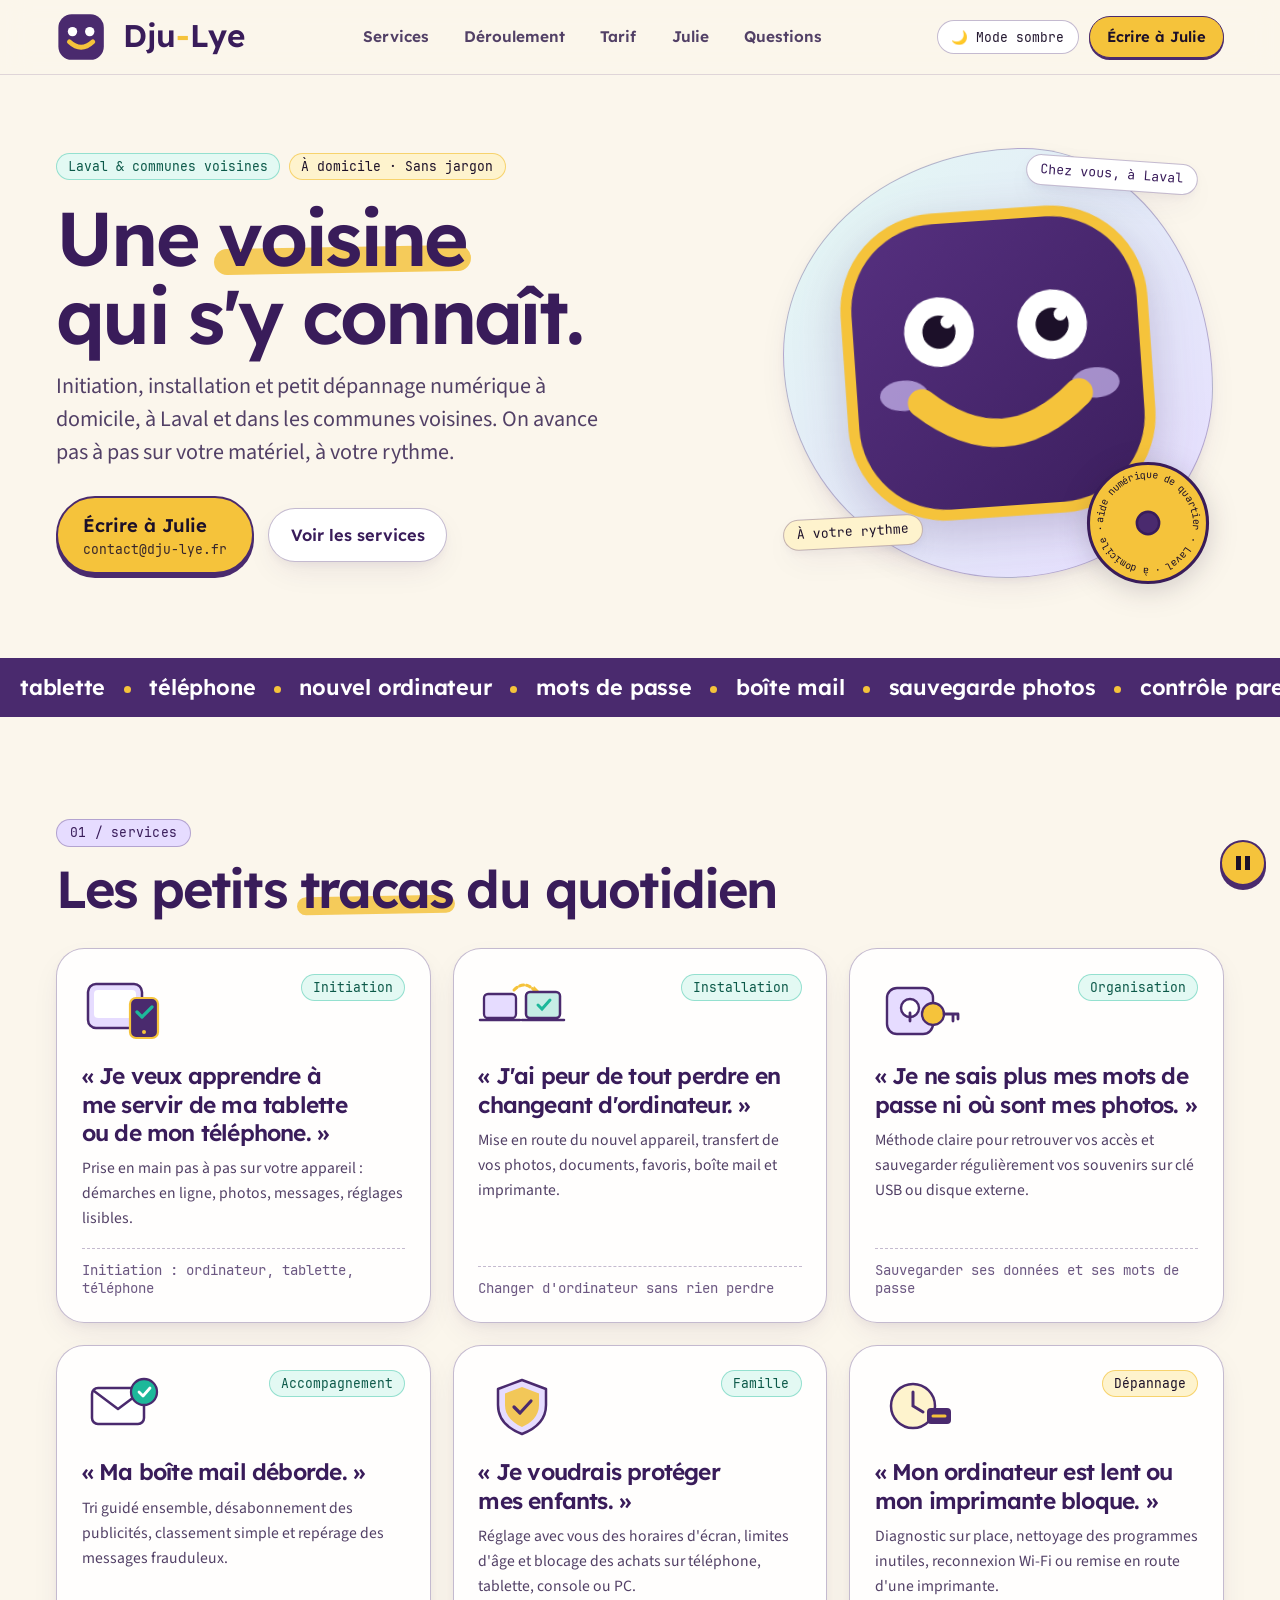
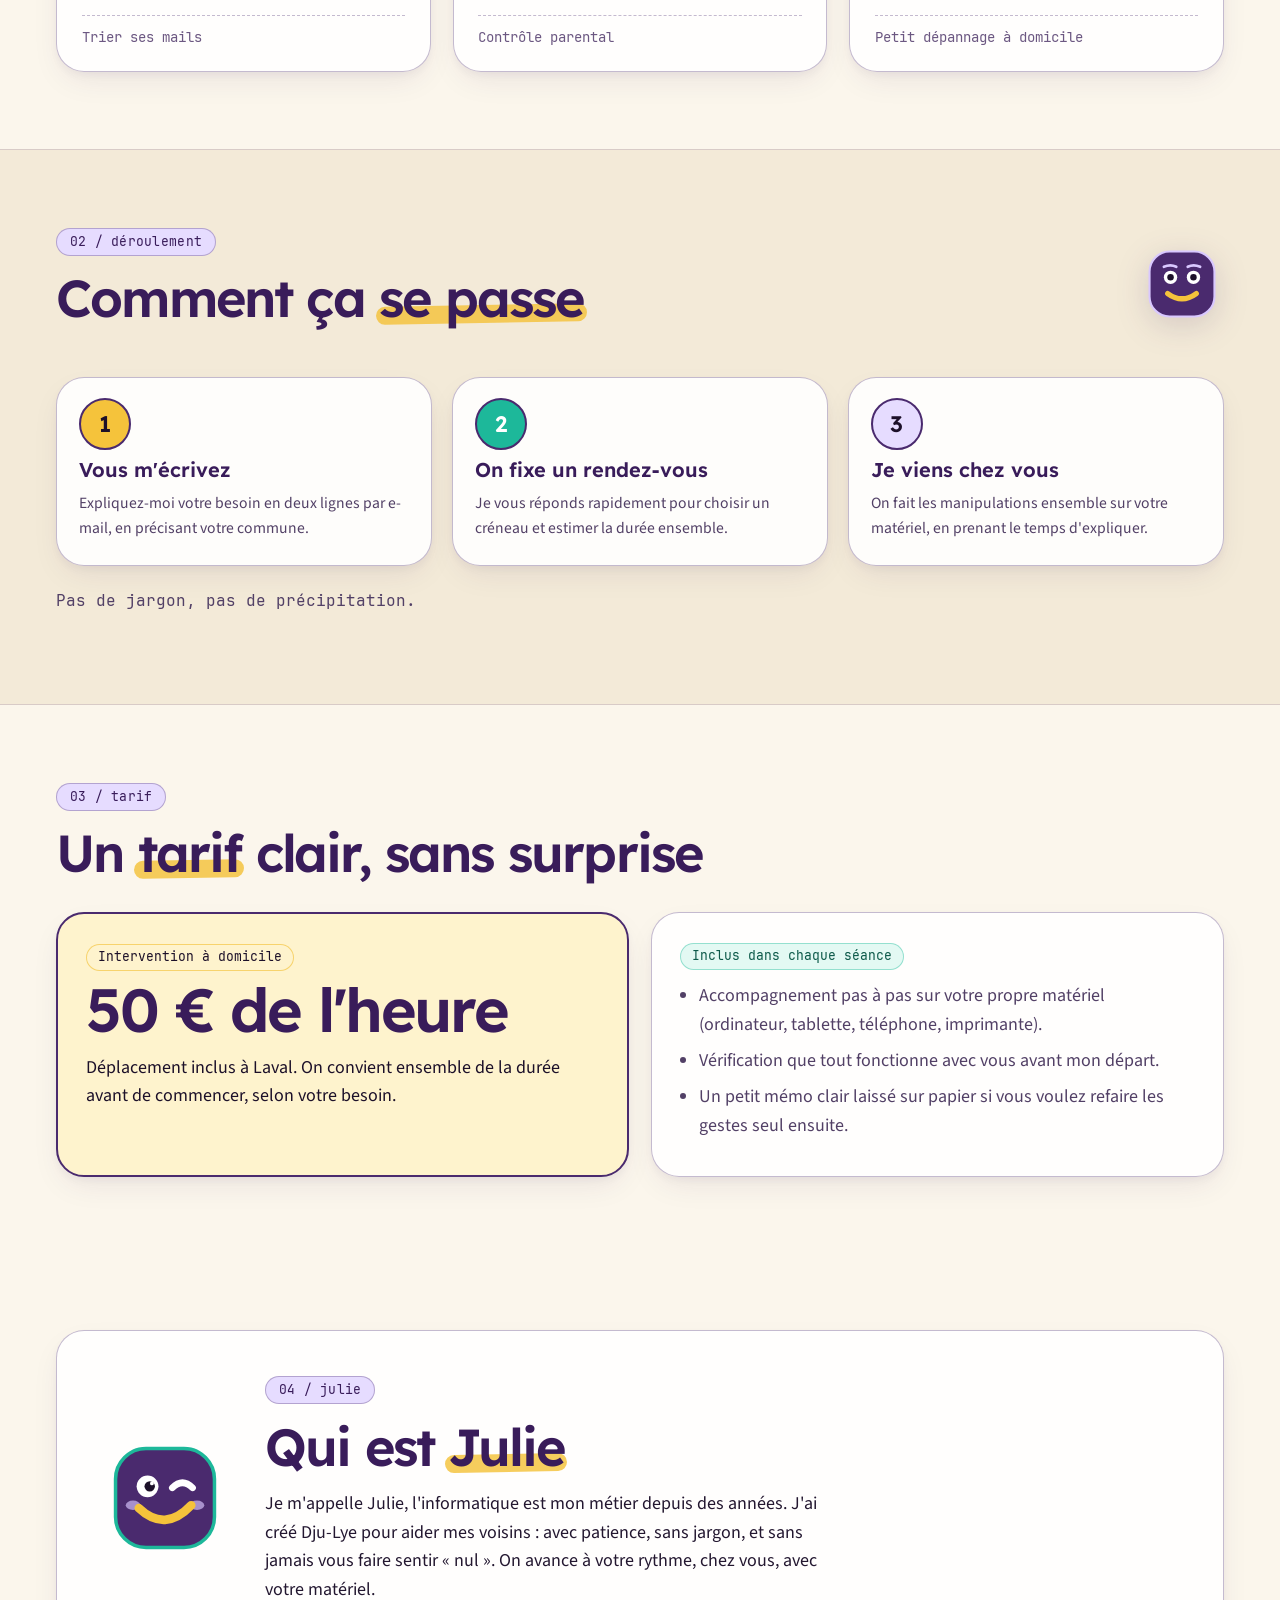
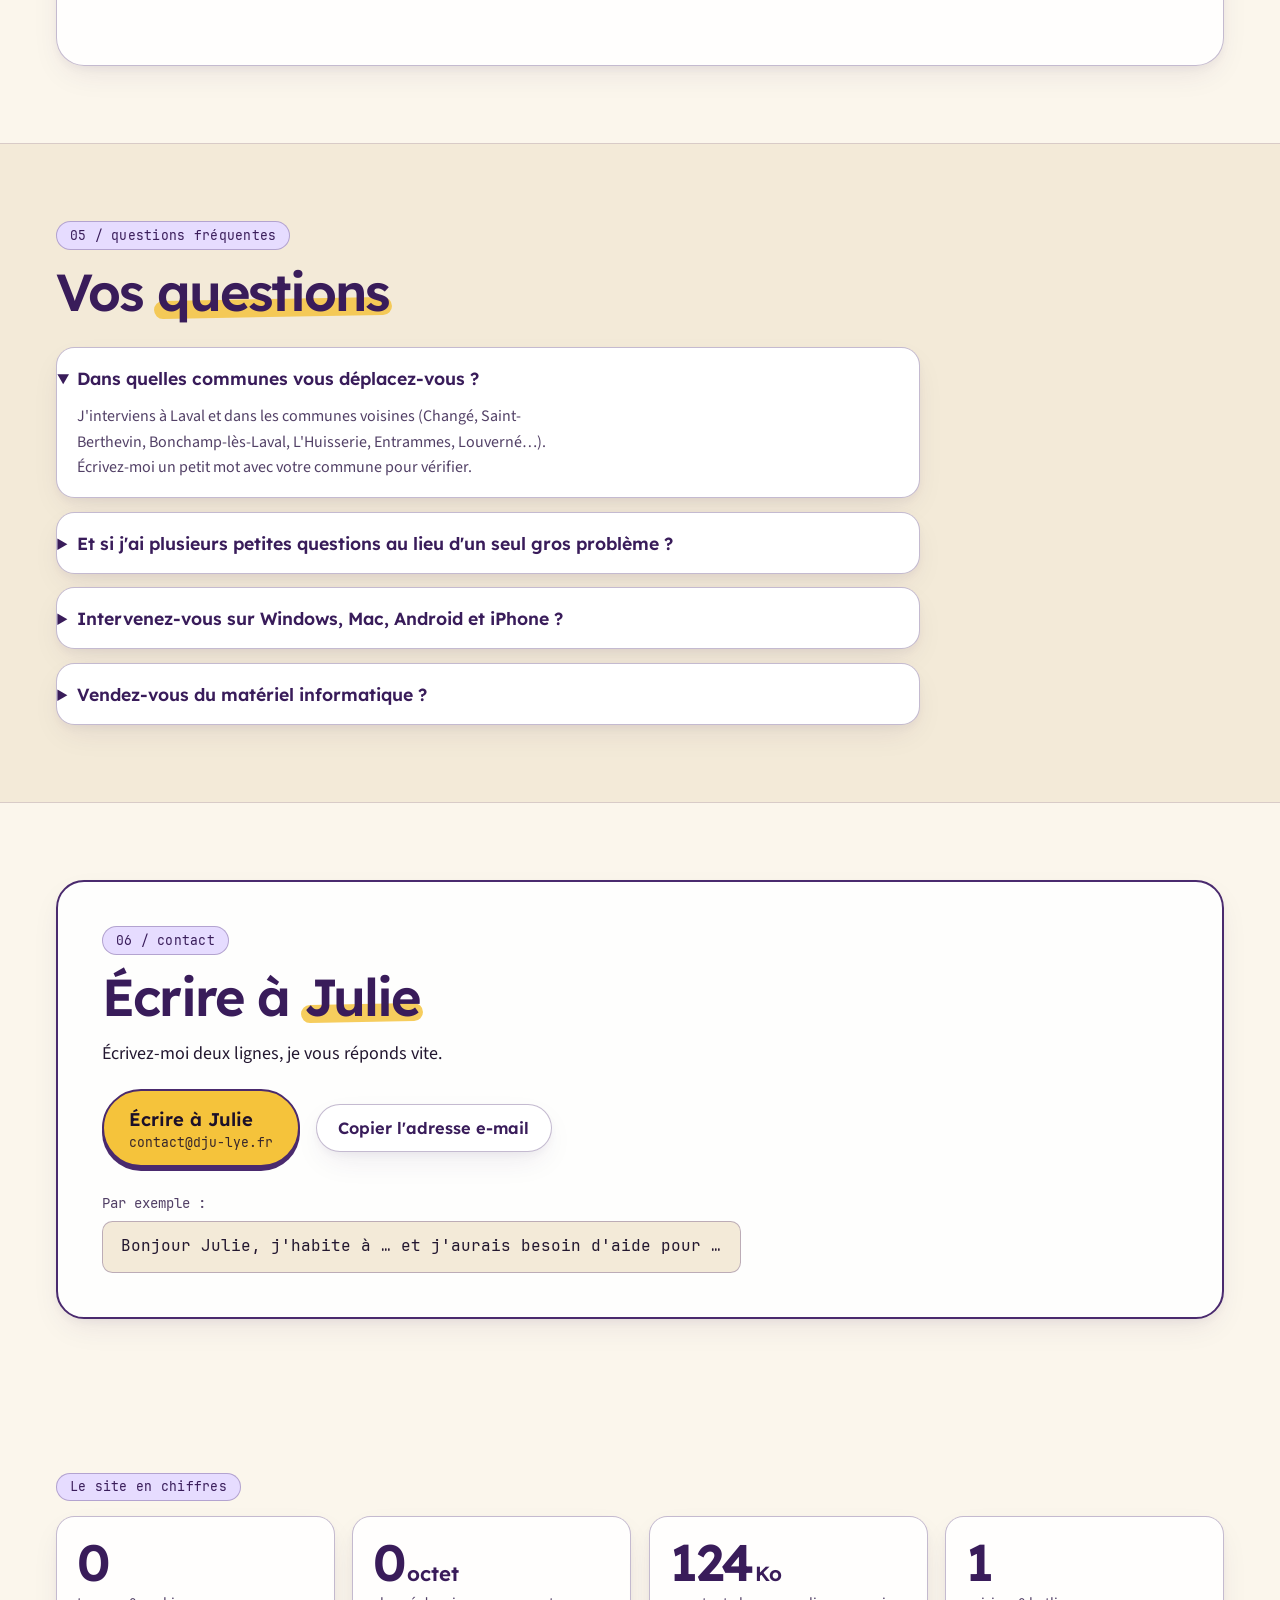
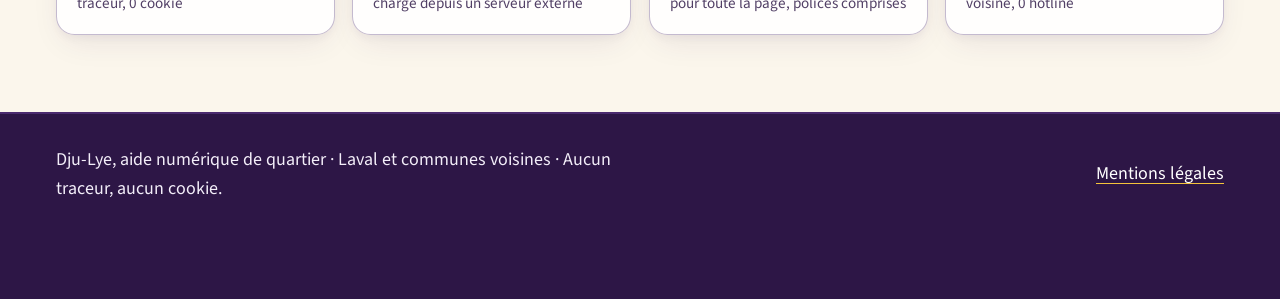
<file: index.html>
<!DOCTYPE html>
<html lang="fr" data-theme="clair">
<head>
  <meta charset="utf-8">
  <meta name="viewport" content="width=device-width, initial-scale=1">
  <title>Dju-Lye&nbsp;: une voisine qui s'y connaît, aide numérique à Laval</title>
  <meta name="description" content="Initiation, installation et petit dépannage numérique à domicile, à Laval et dans les communes voisines.">
  <link rel="canonical" href="https://dju-lye.fr/">
  <meta name="theme-color" content="#4a2a6e">
  <meta name="color-scheme" content="light dark">

  <meta property="og:type" content="website">
  <meta property="og:locale" content="fr_FR">
  <meta property="og:site_name" content="Dju-Lye">
  <meta property="og:title" content="Dju-Lye : une voisine qui s'y connaît">
  <meta property="og:description" content="Initiation, installation et petit dépannage numérique à domicile, à Laval et dans les communes voisines.">
  <meta property="og:url" content="https://dju-lye.fr/">
  <meta property="og:image" content="https://dju-lye.fr/images/og-image.png">
  <meta property="og:image:width" content="1200">
  <meta property="og:image:height" content="630">
  <meta property="og:image:alt" content="Dju-Lye, une voisine qui s'y connaît">
  <meta name="twitter:card" content="summary_large_image">
  <meta name="twitter:title" content="Dju-Lye : une voisine qui s'y connaît">
  <meta name="twitter:description" content="Initiation, installation et petit dépannage numérique à domicile, à Laval et dans les communes voisines.">
  <meta name="twitter:image" content="https://dju-lye.fr/images/og-image.png">

  <link rel="icon" href="images/symbole.svg" type="image/svg+xml">
  <link rel="apple-touch-icon" href="images/apple-touch-icon.png">
  <link rel="preload" href="polices/Lexend-SemiBold.woff2" as="font" type="font/woff2" crossorigin>
  <link rel="stylesheet" href="style.css?v=2026-11-17">
  <script>try { var t = localStorage.getItem("theme-dju-lye"); if (t === "sombre" || t === "clair") document.documentElement.setAttribute("data-theme", t); if (localStorage.getItem("animations-arretees") === "oui") document.documentElement.classList.add("sans-animation"); } catch (e) {}</script>
  <script defer src="js/site.js?v=2026-11-17"></script>

  <script type="application/ld+json">
  {
    "@context": "https://schema.org",
    "@type": "LocalBusiness",
    "name": "Dju-Lye",
    "description": "Aide numérique de quartier : initiation, installation et petit dépannage numérique à domicile.",
    "url": "https://dju-lye.fr/",
    "email": "contact@dju-lye.fr",
    "logo": "https://dju-lye.fr/images/symbole.svg",
    "image": "https://dju-lye.fr/images/og-image.png",
    "priceRange": "50 EUR de l'heure",
    "address": {
      "@type": "PostalAddress",
      "addressLocality": "Laval",
      "addressRegion": "Mayenne",
      "addressCountry": "FR"
    },
    "areaServed": [
      { "@type": "City", "name": "Laval" },
      { "@type": "Place", "name": "Communes voisines de Laval (Changé, Saint-Berthevin, Bonchamp-lès-Laval, L'Huisserie, Entrammes, Louverné)" }
    ]
  }
  </script>
</head>
<body>
  <a class="aller-au-contenu" href="#contenu">Aller au contenu</a>

  <header class="entete">
    <div class="entete-barre">
      <a class="logo-lien" href="#contenu" aria-label="Dju-Lye, haut de page">
        <svg class="logo" role="img" aria-label="Dju-Lye" xmlns="http://www.w3.org/2000/svg" viewBox="0 0 245 64">
          <rect class="logo-carre" x="3" y="3" width="58" height="58" rx="17"/>
          <circle cx="21" cy="25" r="6" fill="#ffffff"/>
          <circle cx="43" cy="25" r="6" fill="#ffffff"/>
          <path d="M17 38 Q32 52 47 38" fill="none" stroke="#f5c33b" stroke-width="6" stroke-linecap="round"/>
          <text class="logo-texte" x="85" y="45" font-family="Lexend, 'Segoe UI', sans-serif" font-size="40" font-weight="600">Dju<tspan fill="#f5c33b" font-weight="700">-</tspan>Lye</text>
        </svg>
      </a>

      <nav class="nav-principale" aria-label="Navigation principale">
        <ul>
          <li><a href="#services">Services</a></li>
          <li><a href="#deroulement">Déroulement</a></li>
          <li><a href="#tarif">Tarif</a></li>
          <li><a href="#julie">Julie</a></li>
          <li><a href="#questions">Questions</a></li>
        </ul>
      </nav>

      <div class="entete-actions">
        <button type="button" class="bouton-theme" id="bascule-theme" aria-pressed="false">🌙 Mode sombre</button>
        <a class="bouton-nav" href="#ecrire">Écrire à Julie</a>
      </div>
    </div>
  </header>

  <main id="contenu" tabindex="-1">
    <section class="hero">
      <div class="contenu hero-grille">
        <div class="hero-texte">
          <ul class="hero-badges" aria-label="En bref">
            <li><span class="pastille">Laval &amp; communes voisines</span></li>
            <li><span class="pastille miel">À domicile · Sans jargon</span></li>
          </ul>
          <h1>Une <span class="mot">voisine</span> qui s'y connaît.</h1>
          <p class="accroche">Initiation, installation et petit dépannage numérique à domicile, à Laval et dans les communes voisines. On avance pas à pas sur votre matériel, à votre rythme.</p>
          <div class="hero-boutons">
            <a class="bouton" href="#ecrire">Écrire à Julie<small>contact@dju-lye.fr</small></a>
            <a class="bouton-secondaire" href="#services">Voir les services</a>
          </div>
        </div>

        <!-- Mascotte Dju-Lye (Expression 1 : Accueil attentif ; Expression 4 : Ravie au survol du bouton) -->
        <div class="mascotte" aria-hidden="true">
          <div class="halo-fond"></div>
          <svg class="visage" focusable="false" xmlns="http://www.w3.org/2000/svg" viewBox="0 0 88 88">
            <defs>
              <linearGradient id="degrade-visage" x1="0" y1="0" x2="1" y2="1">
                <stop offset="0%" stop-color="#563080"/>
                <stop offset="100%" stop-color="#3c1f5e"/>
              </linearGradient>
            </defs>
            <rect x="10" y="10" width="68" height="68" rx="21" fill="url(#degrade-visage)" stroke="#f5c33b" stroke-width="2.5"/>
            <ellipse cx="22" cy="50" rx="5.5" ry="3.5" fill="#d9c8ff" opacity="0.65"/>
            <ellipse cx="66" cy="50" rx="5.5" ry="3.5" fill="#d9c8ff" opacity="0.65"/>
            <g class="oeil">
              <circle cx="31" cy="36" r="8" fill="#ffffff"/>
              <circle class="pupille" cx="31" cy="36" r="3.8" fill="#1c1029"/>
              <circle cx="33" cy="33.8" r="1.5" fill="#ffffff"/>
            </g>
            <g class="oeil">
              <circle cx="57" cy="36" r="8" fill="#ffffff"/>
              <circle class="pupille" cx="57" cy="36" r="3.8" fill="#1c1029"/>
              <circle cx="59" cy="33.8" r="1.5" fill="#ffffff"/>
            </g>
            <path class="bouche-sourire" d="M26 52 Q44 68 62 52" fill="none" stroke="#f5c33b" stroke-width="6.5" stroke-linecap="round"/>
            <g class="bouche-grand">
              <path d="M24 50 Q44 73 64 50 Z" fill="#f5c33b" stroke="#f5c33b" stroke-width="2.5" stroke-linejoin="round"/>
              <path d="M35 59 Q44 54 53 59 Q44 67 35 59 Z" fill="#6e32f0"/>
            </g>
          </svg>
          <svg class="sceau" focusable="false" xmlns="http://www.w3.org/2000/svg" viewBox="0 0 100 100">
            <g class="sceau-rond">
              <circle cx="50" cy="50" r="48" fill="#f5c33b" stroke="#391c5a" stroke-width="2.5"/>
              <path id="cercle" d="M50 50m-36 0a36 36 0 1 1 72 0a36 36 0 1 1-72 0" fill="none"/>
              <text><textPath href="#cercle" textLength="224" lengthAdjust="spacing">aide numérique de quartier · Laval · à domicile ·</textPath></text>
              <circle cx="50" cy="50" r="9" fill="#4a2a6e" stroke="#391c5a" stroke-width="2"/>
            </g>
          </svg>
          <span class="mascotte-etiquette haut">Chez vous, à Laval</span>
          <span class="mascotte-etiquette bas">À votre rythme</span>
        </div>
      </div>
    </section>

    <div class="ruban" aria-hidden="true">
      <div class="inclin">
        <div class="rail">
          <ul>
            <li>tablette</li><li>téléphone</li><li>nouvel ordinateur</li><li>mots de passe</li><li>boîte mail</li><li>sauvegarde photos</li><li>contrôle parental</li><li>imprimante</li><li>ordinateur lent</li>
          </ul>
          <ul class="copie">
            <li>tablette</li><li>téléphone</li><li>nouvel ordinateur</li><li>mots de passe</li><li>boîte mail</li><li>sauvegarde photos</li><li>contrôle parental</li><li>imprimante</li><li>ordinateur lent</li>
          </ul>
        </div>
      </div>
    </div>

    <section class="services" id="services" aria-labelledby="titre-services">
      <div class="contenu">
        <p class="etiquette" aria-hidden="true">01 / services</p>
        <h2 id="titre-services">Les petits <span class="mot">tracas</span> du quotidien</h2>
        <ul class="cartes">
          <li class="carte revele">
            <div>
              <div class="carte-haut">
                <svg class="scene-svg" viewBox="0 0 88 72" aria-hidden="true" focusable="false">
                  <rect x="6" y="10" width="54" height="44" rx="8" fill="#e6dcff" stroke="#4a2a6e" stroke-width="2.5"/>
                  <rect x="12" y="16" width="42" height="28" rx="4" fill="#ffffff"/>
                  <rect x="48" y="24" width="28" height="40" rx="6" fill="#4a2a6e" stroke="#f5c33b" stroke-width="2.2"/>
                  <circle cx="62" cy="58" r="2" fill="#f5c33b"/>
                  <path d="M55 38 L60 43 L70 33" fill="none" stroke="#1db89a" stroke-width="3.2" stroke-linecap="round" stroke-linejoin="round"/>
                </svg>
                <span class="pastille">Initiation</span>
              </div>
              <p class="gros">«&nbsp;Je veux apprendre à me servir de ma tablette ou de mon téléphone.&nbsp;»</p>
              <p class="detail">Prise en main pas à pas sur votre appareil&nbsp;: démarches en ligne, photos, messages, réglages lisibles.</p>
            </div>
            <p class="nom">Initiation&nbsp;: ordinateur, tablette, téléphone</p>
          </li>

          <li class="carte revele">
            <div>
              <div class="carte-haut">
                <svg class="scene-svg" viewBox="0 0 88 72" aria-hidden="true" focusable="false">
                  <rect x="6" y="20" width="32" height="24" rx="4" fill="#e6dcff" stroke="#4a2a6e" stroke-width="2.3"/>
                  <path d="M2 46 H42" stroke="#4a2a6e" stroke-width="2.5" stroke-linecap="round"/>
                  <path d="M36 16 Q46 6 56 16" fill="none" stroke="#f5c33b" stroke-width="3" stroke-dasharray="4 3" stroke-linecap="round"/>
                  <polygon points="56,12 61,17 54,19" fill="#f5c33b"/>
                  <rect x="48" y="18" width="34" height="26" rx="4" fill="#1db89a" fill-opacity="0.25" stroke="#4a2a6e" stroke-width="2.5"/>
                  <path d="M60 31 L64 35 L72 26" fill="none" stroke="#1db89a" stroke-width="3" stroke-linecap="round"/>
                  <path d="M44 46 H86" stroke="#4a2a6e" stroke-width="2.5" stroke-linecap="round"/>
                </svg>
                <span class="pastille">Installation</span>
              </div>
              <p class="gros">«&nbsp;J'ai peur de tout perdre en changeant d'ordinateur.&nbsp;»</p>
              <p class="detail">Mise en route du nouvel appareil, transfert de vos photos, documents, favoris, boîte mail et imprimante.</p>
            </div>
            <p class="nom">Changer d'ordinateur sans rien perdre</p>
          </li>

          <li class="carte revele">
            <div>
              <div class="carte-haut">
                <svg class="scene-svg" viewBox="0 0 88 72" aria-hidden="true" focusable="false">
                  <rect x="12" y="14" width="46" height="46" rx="10" fill="#e6dcff" stroke="#4a2a6e" stroke-width="2.4"/>
                  <circle cx="35" cy="34" r="9" fill="#ffffff" stroke="#4a2a6e" stroke-width="2.4"/>
                  <path d="M35 39 V47" stroke="#4a2a6e" stroke-width="2.8" stroke-linecap="round"/>
                  <g transform="translate(44, 26)">
                    <circle cx="14" cy="14" r="11" fill="#f5c33b" stroke="#4a2a6e" stroke-width="2.3"/>
                    <path d="M25 14 H39 M34 14 V21 M39 14 V19" stroke="#4a2a6e" stroke-width="2.8" stroke-linecap="round"/>
                  </g>
                </svg>
                <span class="pastille">Organisation</span>
              </div>
              <p class="gros">«&nbsp;Je ne sais plus mes mots de passe ni où sont mes photos.&nbsp;»</p>
              <p class="detail">Méthode claire pour retrouver vos accès et sauvegarder régulièrement vos souvenirs sur clé USB ou disque externe.</p>
            </div>
            <p class="nom">Sauvegarder ses données et ses mots de passe</p>
          </li>

          <li class="carte revele">
            <div>
              <div class="carte-haut">
                <svg class="scene-svg" viewBox="0 0 88 72" aria-hidden="true" focusable="false">
                  <rect x="10" y="18" width="52" height="36" rx="6" fill="#ffffff" stroke="#4a2a6e" stroke-width="2.5"/>
                  <path d="M12 21 L36 39 L60 21" fill="none" stroke="#4a2a6e" stroke-width="2.5" stroke-linecap="round" stroke-linejoin="round"/>
                  <circle cx="62" cy="22" r="13" fill="#1db89a" stroke="#4a2a6e" stroke-width="2.3"/>
                  <path d="M57 22 L61 26 L68 18" fill="none" stroke="#ffffff" stroke-width="2.8" stroke-linecap="round" stroke-linejoin="round"/>
                </svg>
                <span class="pastille">Accompagnement</span>
              </div>
              <p class="gros">«&nbsp;Ma boîte mail déborde.&nbsp;»</p>
              <p class="detail">Tri guidé ensemble, désabonnement des publicités, classement simple et repérage des messages frauduleux.</p>
            </div>
            <p class="nom">Trier ses mails</p>
          </li>

          <li class="carte revele">
            <div>
              <div class="carte-haut">
                <svg class="scene-svg" viewBox="0 0 88 72" aria-hidden="true" focusable="false">
                  <path d="M44 10 L68 19 V35 C68 50 57 59 44 64 C31 59 20 50 20 35 V19 Z" fill="#e6dcff" stroke="#4a2a6e" stroke-width="2.5" stroke-linejoin="round"/>
                  <path d="M44 17 L61 23.5 V35 C61 46 53 53 44 57 C35 53 27 46 27 35 V23.5 Z" fill="#f5c33b" opacity="0.85"/>
                  <path d="M36 37 L42 43 L53 31" fill="none" stroke="#4a2a6e" stroke-width="3.2" stroke-linecap="round" stroke-linejoin="round"/>
                </svg>
                <span class="pastille">Famille</span>
              </div>
              <p class="gros">«&nbsp;Je voudrais protéger mes enfants.&nbsp;»</p>
              <p class="detail">Réglage avec vous des horaires d'écran, limites d'âge et blocage des achats sur téléphone, tablette, console ou PC.</p>
            </div>
            <p class="nom">Contrôle parental</p>
          </li>

          <li class="carte revele">
            <div>
              <div class="carte-haut">
                <svg class="scene-svg" viewBox="0 0 88 72" aria-hidden="true" focusable="false">
                  <circle cx="38" cy="36" r="22" fill="#fef3cd" stroke="#4a2a6e" stroke-width="2.5"/>
                  <path d="M38 22 V36 L48 42" fill="none" stroke="#4a2a6e" stroke-width="3" stroke-linecap="round"/>
                  <rect x="52" y="38" width="24" height="16" rx="4" fill="#4a2a6e"/>
                  <path d="M58 46 H70" stroke="#f5c33b" stroke-width="3" stroke-linecap="round"/>
                </svg>
                <span class="pastille miel">Dépannage</span>
              </div>
              <p class="gros">«&nbsp;Mon ordinateur est lent ou mon imprimante bloque.&nbsp;»</p>
              <p class="detail">Diagnostic sur place, nettoyage des programmes inutiles, reconnexion Wi-Fi ou remise en route d'une imprimante.</p>
            </div>
            <p class="nom">Petit dépannage à domicile</p>
          </li>
        </ul>
      </div>
    </section>

    <section class="etapes-section" id="deroulement" aria-labelledby="titre-deroulement">
      <div class="contenu">
        <div class="entete-avec-mascotte">
          <div>
            <p class="etiquette" aria-hidden="true">02 / déroulement</p>
            <h2 id="titre-deroulement">Comment ça <span class="mot">se passe</span></h2>
          </div>
          <!-- Mascotte Expression 3 : Sereine & patiente -->
          <svg class="mascotte-mini" viewBox="0 0 88 88" aria-hidden="true" focusable="false">
            <rect x="10" y="10" width="68" height="68" rx="21" fill="#4a2a6e" stroke="#d9c8ff" stroke-width="2.2"/>
            <path d="M25 26 Q32 23 38 26" fill="none" stroke="#d9c8ff" stroke-width="2.8" stroke-linecap="round"/>
            <path d="M50 26 Q56 23 63 26" fill="none" stroke="#d9c8ff" stroke-width="2.8" stroke-linecap="round"/>
            <circle cx="32" cy="37" r="7" fill="#ffffff"/><circle cx="32" cy="37" r="3.4" fill="#1c1029"/>
            <circle cx="56" cy="37" r="7" fill="#ffffff"/><circle cx="56" cy="37" r="3.4" fill="#1c1029"/>
            <path d="M29 54 Q44 65 59 54" fill="none" stroke="#f5c33b" stroke-width="5.5" stroke-linecap="round"/>
          </svg>
        </div>

        <ol class="etapes">
          <li class="revele">
            <strong>Vous m'écrivez</strong>
            <p>Expliquez-moi votre besoin en deux lignes par e-mail, en précisant votre commune.</p>
          </li>
          <li class="revele">
            <strong>On fixe un rendez&#8209;vous</strong>
            <p>Je vous réponds rapidement pour choisir un créneau et estimer la durée ensemble.</p>
          </li>
          <li class="revele">
            <strong>Je viens chez vous</strong>
            <p>On fait les manipulations ensemble sur votre matériel, en prenant le temps d'expliquer.</p>
          </li>
        </ol>
        <p class="sans-jargon">Pas de jargon, pas de précipitation.</p>
      </div>
    </section>

    <section class="tarif" id="tarif" aria-labelledby="titre-tarif">
      <div class="contenu">
        <p class="etiquette" aria-hidden="true">03 / tarif</p>
        <h2 id="titre-tarif">Un <span class="mot">tarif</span> clair, sans surprise</h2>
        <div class="tarif-blocs">
          <div class="tarif-bloc principal revele">
            <span class="pastille miel">Intervention à domicile</span>
            <p class="gros">50&nbsp;€ de l'heure</p>
            <p>Déplacement inclus à Laval. On convient ensemble de la durée avant de commencer, selon votre besoin.</p>
          </div>
          <div class="tarif-bloc revele">
            <span class="pastille">Inclus dans chaque séance</span>
            <ul class="liste-inclus">
              <li>Accompagnement pas à pas sur votre propre matériel (ordinateur, tablette, téléphone, imprimante).</li>
              <li>Vérification que tout fonctionne avec vous avant mon départ.</li>
              <li>Un petit mémo clair laissé sur papier si vous voulez refaire les gestes seul ensuite.</li>
            </ul>
          </div>
        </div>
      </div>
    </section>

    <section class="qui" id="julie" aria-labelledby="titre-julie">
      <div class="contenu">
        <div class="qui-panneau revele">
          <!-- Mascotte Expression 2 : Clin d'œil complice -->
          <svg class="mascotte-julie" viewBox="0 0 88 88" aria-hidden="true" focusable="false">
            <rect x="10" y="10" width="68" height="68" rx="21" fill="#4a2a6e" stroke="#1db89a" stroke-width="2.4"/>
            <ellipse cx="22" cy="49" rx="5" ry="3.2" fill="#d9c8ff" opacity="0.65"/>
            <ellipse cx="66" cy="49" rx="5" ry="3.2" fill="#d9c8ff" opacity="0.65"/>
            <circle cx="32" cy="36" r="7.5" fill="#ffffff"/><circle cx="33.5" cy="36" r="3.6" fill="#1c1029"/><circle cx="35" cy="34" r="1.3" fill="#ffffff"/>
            <path d="M49 37 Q56 30 63 37" fill="none" stroke="#ffffff" stroke-width="4.5" stroke-linecap="round"/>
            <path d="M26 51 Q44 68 62 49" fill="none" stroke="#f5c33b" stroke-width="6" stroke-linecap="round"/>
          </svg>
          <div>
            <p class="etiquette" aria-hidden="true">04 / julie</p>
            <h2 id="titre-julie">Qui est <span class="mot">Julie</span></h2>
            <p>Je m'appelle Julie, l'informatique est mon métier depuis des années. J'ai créé Dju-Lye pour aider mes voisins&nbsp;: avec patience, sans jargon, et sans jamais vous faire sentir «&nbsp;nul&nbsp;». On avance à votre rythme, chez vous, avec votre matériel.</p>
          </div>
        </div>
      </div>
    </section>

    <section class="faq-section" id="questions" aria-labelledby="titre-questions">
      <div class="contenu">
        <p class="etiquette" aria-hidden="true">05 / questions fréquentes</p>
        <h2 id="titre-questions">Vos <span class="mot">questions</span></h2>
        <div class="faq-liste">
          <details class="faq-item" open>
            <summary>Dans quelles communes vous déplacez-vous&nbsp;?</summary>
            <p>J'interviens à Laval et dans les communes voisines (Changé, Saint-Berthevin, Bonchamp-lès-Laval, L'Huisserie, Entrammes, Louverné…). Écrivez-moi un petit mot avec votre commune pour vérifier.</p>
          </details>
          <details class="faq-item">
            <summary>Et si j'ai plusieurs petites questions au lieu d'un seul gros problème&nbsp;?</summary>
            <p>C'est très fréquent&nbsp;! Vous pouvez noter vos questions sur une feuille avant ma venue&nbsp;: nous profitons de l'heure pour les régler une par une.</p>
          </details>
          <details class="faq-item">
            <summary>Intervenez-vous sur Windows, Mac, Android et iPhone&nbsp;?</summary>
            <p>Oui&nbsp;: ordinateur fixe ou portable (Windows, Mac), tablette (iPad, Android), smartphone et imprimante domestique.</p>
          </details>
          <details class="faq-item">
            <summary>Vendez-vous du matériel informatique&nbsp;?</summary>
            <p>Non, je ne vends aucun matériel ni abonnement&nbsp;: mon conseil est 100&nbsp;% indépendant. Si vous souhaitez acheter un appareil, je peux vous aider à le choisir puis venir l'installer chez vous.</p>
          </details>
        </div>
      </div>
    </section>

    <section class="ecrire" id="ecrire" aria-labelledby="titre-ecrire">
      <div class="contenu">
        <div class="ecrire-carte revele">
          <p class="etiquette" aria-hidden="true">06 / contact</p>
          <h2 id="titre-ecrire">Écrire à <span class="mot">Julie</span></h2>
          <p>Écrivez-moi deux lignes, je vous réponds vite.</p>
          <div class="contact-actions">
            <a class="bouton" href="mailto:contact@dju-lye.fr?subject=Demande%20de%20rendez-vous%20Dju-Lye">Écrire à Julie<small>contact@dju-lye.fr</small></a>
            <button type="button" class="bouton-secondaire" id="copier-mail" data-mail="contact@dju-lye.fr">Copier l'adresse e-mail</button>
          </div>
          <span class="statut-contact" role="status" aria-live="polite"></span>
          <p class="exemple">Par exemple&nbsp;:</p>
          <p class="modele">Bonjour Julie, j'habite à … et j'aurais besoin d'aide pour …</p>
        </div>
      </div>
    </section>

    <!-- Chiffres vérifiés sur le site lui-même (voir README). Le poids est celui de index.html + style.css + js/site.js + polices chargées + symbole, sans compression. -->
    <section class="chiffres" aria-labelledby="titre-chiffres">
      <div class="contenu">
        <h2 id="titre-chiffres" class="etiquette">Le site en chiffres</h2>
        <ul>
          <li class="chiffre"><b>0</b><span>traceur, 0 cookie</span></li>
          <li class="chiffre"><b>0<small>octet</small></b><span>chargé depuis un serveur externe</span></li>
          <li class="chiffre"><b>124<small>Ko</small></b><span>pour toute la page, polices comprises</span></li>
          <li class="chiffre"><b>1</b><span>voisine, 0 hotline</span></li>
        </ul>
      </div>
    </section>
  </main>

  <footer>
    <div class="contenu">
      <p>Dju-Lye, aide numérique de quartier · Laval et communes voisines · Aucun traceur, aucun cookie.</p>
      <a href="mentions-legales.html">Mentions légales</a>
    </div>
  </footer>
</body>
</html>
</file>
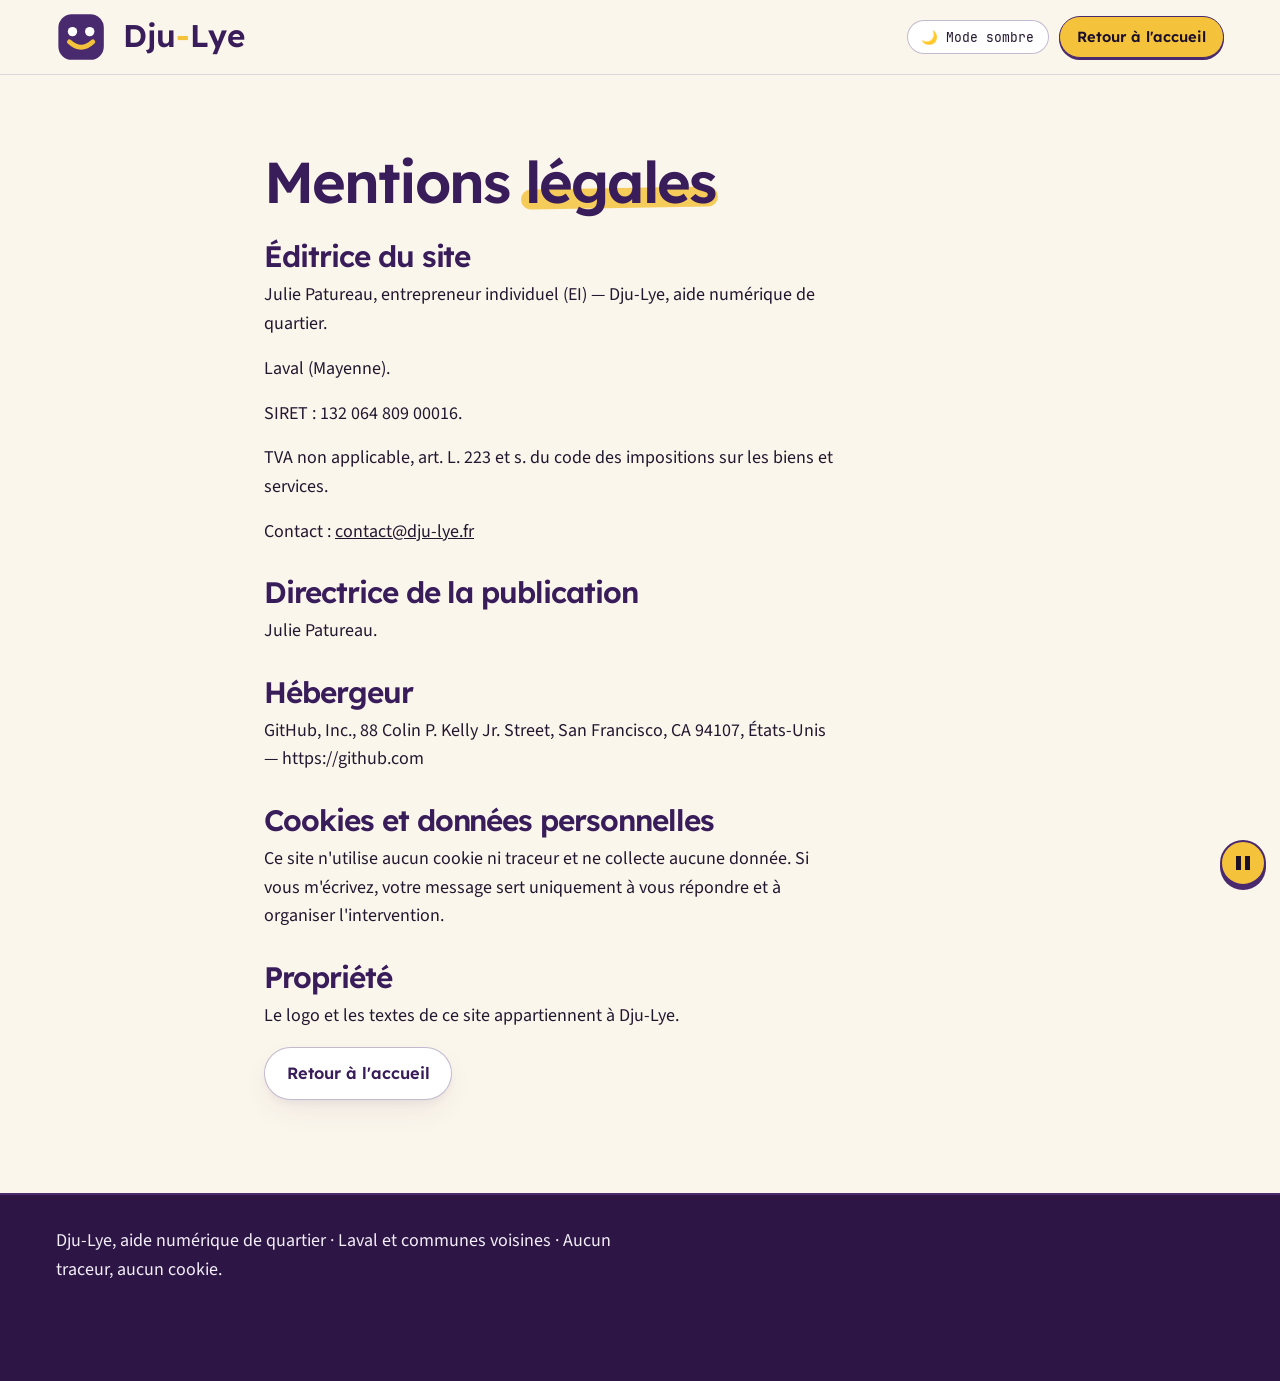
<file: mentions-legales.html>
<!DOCTYPE html>
<html lang="fr" data-theme="clair">
<head>
  <meta charset="utf-8">
  <meta name="viewport" content="width=device-width, initial-scale=1">
  <title>Mentions légales · Dju-Lye</title>
  <meta name="description" content="Mentions légales du site Dju-Lye, aide numérique de quartier à Laval (Mayenne).">
  <link rel="canonical" href="https://dju-lye.fr/mentions-legales.html">
  <meta name="theme-color" content="#4a2a6e">
  <meta name="color-scheme" content="light dark">
  <link rel="icon" href="images/symbole.svg" type="image/svg+xml">
  <link rel="apple-touch-icon" href="images/apple-touch-icon.png">
  <link rel="preload" href="polices/Lexend-SemiBold.woff2" as="font" type="font/woff2" crossorigin>
  <link rel="stylesheet" href="style.css?v=2026-11-17">
  <script>try { var t = localStorage.getItem("theme-dju-lye"); if (t === "sombre" || t === "clair") document.documentElement.setAttribute("data-theme", t); if (localStorage.getItem("animations-arretees") === "oui") document.documentElement.classList.add("sans-animation"); } catch (e) {}</script>
  <script defer src="js/site.js?v=2026-11-17"></script>
</head>
<body class="mentions">
  <a class="aller-au-contenu" href="#contenu">Aller au contenu</a>
  <header class="entete">
    <div class="entete-barre">
      <a class="logo-lien" href="index.html" aria-label="Dju-Lye, retour à l'accueil">
        <svg class="logo" role="img" aria-label="Dju-Lye" xmlns="http://www.w3.org/2000/svg" viewBox="0 0 245 64">
          <rect class="logo-carre" x="3" y="3" width="58" height="58" rx="17"/>
          <circle cx="21" cy="25" r="6" fill="#ffffff"/>
          <circle cx="43" cy="25" r="6" fill="#ffffff"/>
          <path d="M17 38 Q32 52 47 38" fill="none" stroke="#f5c33b" stroke-width="6" stroke-linecap="round"/>
          <text class="logo-texte" x="85" y="45" font-family="Lexend, 'Segoe UI', sans-serif" font-size="40" font-weight="600">Dju<tspan fill="#f5c33b" font-weight="700">-</tspan>Lye</text>
        </svg>
      </a>
      <div class="entete-actions">
        <button type="button" class="bouton-theme" id="bascule-theme" aria-pressed="false">🌙 Mode sombre</button>
        <a class="bouton-nav" href="index.html">Retour à l'accueil</a>
      </div>
    </div>
  </header>

  <main id="contenu" tabindex="-1">
    <div class="contenu texte-long">
      <h1>Mentions <span class="mot">légales</span></h1>
      <h2>Éditrice du site</h2>
      <p>Julie Patureau, entrepreneur individuel (EI) — Dju-Lye, aide numérique de quartier.</p>
      <p>Laval (Mayenne).</p>
      <p>SIRET&nbsp;: 132 064 809 00016.</p>
      <p>TVA non applicable, art. L. 223 et s. du code des impositions sur les biens et services.</p>
      <p>Contact&nbsp;: <a href="mailto:contact@dju-lye.fr">contact@dju-lye.fr</a></p>

      <h2>Directrice de la publication</h2>
      <p>Julie Patureau.</p>

      <h2>Hébergeur</h2>
      <p>GitHub, Inc., 88 Colin P. Kelly Jr. Street, San Francisco, CA 94107, États-Unis — https://github.com</p>

      <h2>Cookies et données personnelles</h2>
      <p>Ce site n'utilise aucun cookie ni traceur et ne collecte aucune donnée. Si vous m'écrivez, votre message sert uniquement à vous répondre et à organiser l'intervention.</p>

      <h2>Propriété</h2>
      <p>Le logo et les textes de ce site appartiennent à Dju-Lye.</p>

      <p><a class="bouton-secondaire" href="index.html">Retour à l'accueil</a></p>
    </div>
  </main>

  <footer>
    <div class="contenu">
      <p>Dju-Lye, aide numérique de quartier · Laval et communes voisines · Aucun traceur, aucun cookie.</p>
    </div>
  </footer>
</body>
</html>
</file>
<file: style.css>
/* Site Dju-Lye — Charte v2 « Studio de proximité » (direction A + B, validée le 17/11/2026)
   Mode clair par défaut (#fbf6ec) + Mode sombre (#150d20) activable en un clic.
   Ombres colorées douces, surfaces vitrées, mascotte en 4 expressions, 6 scènes illustrées en calques.
   Tout le mouvement est isolé en bas de feuille et coupé avec prefers-reduced-motion ou le bouton pause. */

@font-face { font-family: "Lexend"; src: url("polices/Lexend-SemiBold.woff2") format("woff2"); font-weight: 600; font-display: swap; }
@font-face { font-family: "Source Sans 3"; src: url("polices/SourceSans3-Regular.woff2") format("woff2"); font-weight: 400; font-display: swap; }
@font-face { font-family: "JetBrains Mono"; src: url("polices/JetBrainsMono-Regular.woff2") format("woff2"); font-weight: 400; font-display: swap; }

:root,
html[data-theme="clair"] {
  --aubergine: #4a2a6e;
  --aubergine-profond: #2d1646;
  --miel: #f5c33b;
  --miel-vif: #e2a818;
  --miel-halo: #fef3cd;
  --volt: #6e32f0;
  --menthe: #1db89a;
  --menthe-fond: #e3f9f3;
  --menthe-texte: #0c5949;
  --lilas: #e6dcff;
  --encre-fixe: #1c1029;

  --fond: #fbf6ec;
  --fond-alt: #f3ead8;
  --surface-carte: rgba(255, 255, 255, 0.88);
  --surface-pleine: #ffffff;
  --surface-verre: rgba(251, 246, 236, 0.85);
  --texte: #231730;
  --texte-secondaire: #524066;
  --texte-discret: #6c5882;
  --titre: #391c5a;

  --bordure-fine: rgba(74, 42, 110, 0.16);
  --bordure-forte: rgba(74, 42, 110, 0.32);
  --ombre-carte: 0 12px 32px -8px rgba(57, 28, 90, 0.10), 0 4px 10px -2px rgba(57, 28, 90, 0.06);
  --ombre-survol: 0 20px 42px -10px rgba(110, 50, 240, 0.18), 0 6px 14px -3px rgba(57, 28, 90, 0.10);
  --ombre-pop: 0 4px 0 #4a2a6e;
  --focus: #4a2a6e;

  --halo-1: rgba(245, 195, 59, 0.24);
  --halo-2: rgba(110, 50, 240, 0.10);
  --halo-3: rgba(29, 184, 154, 0.14);
  --surligne: rgba(245, 195, 59, 0.82);

  --f-titre: "Lexend", "Segoe UI", system-ui, sans-serif;
  --f-texte: "Source Sans 3", "Segoe UI", system-ui, sans-serif;
  --f-mono: "JetBrains Mono", ui-monospace, "DejaVu Sans Mono", monospace;

  --r-petit: 0.65rem;
  --r-moyen: 1.15rem;
  --r-grand: 1.75rem;
  --r-pilule: 999px;
}

html[data-theme="sombre"] {
  --fond: #150d20;
  --fond-alt: #1f132e;
  --surface-carte: rgba(38, 23, 58, 0.86);
  --surface-pleine: #251738;
  --surface-verre: rgba(21, 13, 32, 0.85);
  --texte: #f3eef9;
  --texte-secondaire: #d2c5e6;
  --texte-discret: #ad9bc7;
  --titre: #ffffff;

  --menthe: #3de0c2;
  --menthe-fond: rgba(61, 224, 194, 0.15);
  --menthe-texte: #7bf7df;
  --miel-halo: rgba(245, 195, 59, 0.16);
  --lilas: #342050;

  --bordure-fine: rgba(217, 200, 255, 0.16);
  --bordure-forte: rgba(217, 200, 255, 0.34);
  --ombre-carte: 0 14px 36px -8px rgba(0, 0, 0, 0.45), 0 4px 12px -2px rgba(0, 0, 0, 0.35);
  --ombre-survol: 0 20px 44px -10px rgba(122, 60, 255, 0.36), 0 6px 16px -3px rgba(0, 0, 0, 0.45);
  --ombre-pop: 0 4px 0 #7a3cff;
  --focus: #f5c33b;

  --halo-1: rgba(122, 60, 255, 0.24);
  --halo-2: rgba(74, 42, 110, 0.42);
  --halo-3: rgba(61, 224, 194, 0.12);
  --surligne: rgba(122, 60, 255, 0.72);
}

* { box-sizing: border-box; }
html { font-size: 100%; background: var(--fond); scroll-behavior: smooth; scroll-padding-top: 5.5rem; }
body {
  margin: 0;
  font-family: var(--f-texte);
  font-size: 1.125rem;
  line-height: 1.6;
  color: var(--texte);
  background: var(--fond);
  overflow-x: clip;
  transition: background-color 0.25s ease, color 0.25s ease;
}

/* Halos d'ambiance doux et grain subtil sous le contenu */
body::before, body::after { content: ""; position: fixed; z-index: -1; pointer-events: none; }
body::before {
  inset: -20%;
  background:
    radial-gradient(42% 36% at 15% 18%, var(--halo-1), transparent 70%),
    radial-gradient(38% 34% at 85% 16%, var(--halo-2), transparent 70%),
    radial-gradient(34% 32% at 74% 78%, var(--halo-3), transparent 70%);
}
body::after {
  inset: 0;
  opacity: 0.045;
  background: url("data:image/svg+xml,%3Csvg xmlns='http://www.w3.org/2000/svg' width='160' height='160'%3E%3Cfilter id='n'%3E%3CfeTurbulence type='fractalNoise' baseFrequency='.8' numOctaves='2' stitchTiles='stitch'/%3E%3CfeColorMatrix values='0 0 0 0 1 0 0 0 0 1 0 0 0 0 1 0 0 0 .5 0'/%3E%3C/filter%3E%3Crect width='100%25' height='100%25' filter='url(%23n)'/%3E%3C/svg%3E");
}

h1, h2, h3, .gros {
  text-wrap: balance;
  font-family: var(--f-titre);
  font-weight: 600;
  line-height: 1.06;
  letter-spacing: -0.035em;
  color: var(--titre);
  margin: 0 0 1rem;
}
h1 { font-size: clamp(2.35rem, 1rem + 5.5vw, 4.75rem); line-height: 1.02; }
h2 { font-size: clamp(1.85rem, 0.9rem + 3.5vw, 3.25rem); }
h3 { font-size: clamp(1.2rem, 0.95rem + 0.8vw, 1.45rem); line-height: 1.25; }
p { margin: 0 0 1rem; max-width: 64ch; }
a { color: inherit; }
:focus-visible { outline: 3px solid var(--focus); outline-offset: 3px; }

.contenu {
  max-width: 78rem;
  margin: 0 auto;
  padding: clamp(2.75rem, 6vw, 5rem) clamp(1.25rem, 4vw, 2.5rem);
}

/* Lien d'évitement */
.aller-au-contenu {
  position: absolute;
  left: 1rem;
  top: -5rem;
  z-index: 100;
  padding: 0.6rem 1.1rem;
  background: var(--miel);
  color: var(--encre-fixe);
  border: 2px solid var(--aubergine);
  border-radius: var(--r-petit);
  font-family: var(--f-titre);
  text-decoration: none;
}
.aller-au-contenu:focus { top: 1rem; }
#contenu:focus { outline: none; }

/* Surlignage studio sous les mots clés des titres */
.mot {
  position: relative;
  display: inline-block;
  z-index: 1;
}
.mot::after {
  content: "";
  position: absolute;
  left: -0.06em;
  right: -0.06em;
  bottom: 0.05em;
  height: 0.34em;
  background: var(--surligne);
  z-index: -1;
  border-radius: 0.2em;
  transform: rotate(-1deg);
}

/* Étiquettes mono et pastilles */
.etiquette {
  display: inline-flex;
  align-items: center;
  gap: 0.4rem;
  font: 400 0.84rem/1.3 var(--f-mono);
  letter-spacing: 0.02em;
  margin: 0 0 0.9rem;
  padding: 0.28rem 0.8rem;
  border-radius: var(--r-pilule);
  background: var(--lilas);
  color: var(--titre);
  border: 1px solid var(--bordure-forte);
}
.pastille {
  display: inline-flex;
  align-items: center;
  font: 400 0.8rem/1.2 var(--f-mono);
  padding: 0.3rem 0.7rem;
  border-radius: var(--r-pilule);
  background: var(--menthe-fond);
  color: var(--menthe-texte);
  border: 1px solid rgba(29, 184, 154, 0.4);
  white-space: nowrap;
}
.pastille.miel {
  background: var(--miel-halo);
  color: var(--encre-fixe);
  border-color: rgba(245, 195, 59, 0.65);
}
html[data-theme="sombre"] .pastille.miel {
  color: #fde293;
}

/* Boutons */
.bouton {
  display: inline-flex;
  flex-direction: column;
  align-items: flex-start;
  font-family: var(--f-titre);
  font-size: 1.15rem;
  font-weight: 600;
  text-decoration: none;
  padding: 0.85rem 1.55rem;
  background: var(--miel);
  color: var(--encre-fixe);
  border: 2px solid var(--aubergine);
  border-radius: var(--r-pilule);
  box-shadow: var(--ombre-pop);
  transition: transform 0.15s ease, box-shadow 0.15s ease;
  cursor: pointer;
}
.bouton small {
  display: block;
  font: 400 0.82rem var(--f-mono);
  opacity: 0.88;
}
.bouton:hover, .bouton:focus-visible {
  transform: translateY(-2px);
  box-shadow: 0 6px 0 var(--aubergine);
}
.bouton:active {
  transform: translateY(2px);
  box-shadow: 0 1px 0 var(--aubergine);
}
.bouton-secondaire {
  display: inline-flex;
  align-items: center;
  gap: 0.45rem;
  font-family: var(--f-titre);
  font-size: 1.02rem;
  font-weight: 600;
  text-decoration: none;
  padding: 0.8rem 1.35rem;
  background: var(--surface-pleine);
  color: var(--titre);
  border: 1.5px solid var(--bordure-forte);
  border-radius: var(--r-pilule);
  box-shadow: var(--ombre-carte);
  transition: transform 0.15s ease, border-color 0.15s ease;
  cursor: pointer;
}
.bouton-secondaire:hover, .bouton-secondaire:focus-visible {
  transform: translateY(-2px);
  border-color: var(--volt);
}

/* ---------- En-tête vitré fixe ---------- */
.entete {
  position: sticky;
  top: 0;
  z-index: 40;
  backdrop-filter: blur(14px);
  -webkit-backdrop-filter: blur(14px);
  background: var(--surface-verre);
  border-bottom: 1px solid var(--bordure-fine);
}
.entete-barre {
  max-width: 78rem;
  margin: 0 auto;
  padding: 0.75rem clamp(1.25rem, 4vw, 2.5rem);
  display: flex;
  align-items: center;
  justify-content: space-between;
  gap: 0.85rem 1.25rem;
  flex-wrap: wrap;
}
.logo-lien {
  display: inline-flex;
  align-items: center;
  text-decoration: none;
}
.logo {
  display: block;
  width: 10.5rem;
  height: auto;
}
.logo .logo-texte { fill: var(--titre); }
.logo .logo-carre { fill: #4a2a6e; stroke: transparent; stroke-width: 2; }
html[data-theme="sombre"] .logo .logo-carre { fill: #563080; stroke: #f5c33b; }

.nav-principale ul {
  display: flex;
  flex-wrap: wrap;
  gap: 0.25rem 1.1rem;
  list-style: none;
  margin: 0;
  padding: 0;
  font-family: var(--f-titre);
  font-size: 0.96rem;
}
.nav-principale a {
  text-decoration: none;
  color: var(--texte-secondaire);
  padding: 0.3rem 0.55rem;
  border-radius: var(--r-petit);
  transition: color 0.15s, background-color 0.15s;
}
.nav-principale a:hover, .nav-principale a:focus-visible {
  color: var(--titre);
  background: var(--bordure-fine);
}

.entete-actions {
  display: flex;
  align-items: center;
  gap: 0.65rem;
}
.bouton-theme {
  display: inline-flex;
  align-items: center;
  gap: 0.4rem;
  font: 400 0.84rem/1.2 var(--f-mono);
  padding: 0.48rem 0.85rem;
  border-radius: var(--r-pilule);
  border: 1.5px solid var(--bordure-forte);
  background: var(--surface-pleine);
  color: var(--texte);
  cursor: pointer;
  transition: border-color 0.15s, transform 0.15s;
}
.bouton-theme:hover {
  border-color: var(--volt);
}
.bouton-nav {
  font-family: var(--f-titre);
  font-size: 0.92rem;
  font-weight: 600;
  text-decoration: none;
  padding: 0.5rem 1.05rem;
  border-radius: var(--r-pilule);
  background: var(--miel);
  color: var(--encre-fixe);
  border: 1.5px solid var(--aubergine);
  box-shadow: 0 2px 0 var(--aubergine);
}

/* ---------- Hero ---------- */
.hero {
  position: relative;
  overflow: clip;
}
.hero-grille {
  display: grid;
  gap: 2.25rem;
  align-items: center;
}
.hero-badges {
  list-style: none;
  margin: 0 0 1.15rem;
  padding: 0;
  display: flex;
  flex-wrap: wrap;
  gap: 0.55rem;
}
.accroche {
  font-size: clamp(1.18rem, 1rem + 0.6vw, 1.38rem);
  line-height: 1.5;
  color: var(--texte-secondaire);
  max-width: 36rem;
  margin-bottom: 1.65rem;
}
.hero-boutons {
  display: flex;
  flex-wrap: wrap;
  align-items: center;
  gap: 0.9rem;
}

/* Mascotte studio dans le Hero */
.mascotte {
  position: relative;
  width: min(82%, 21rem);
  aspect-ratio: 1;
  margin: 0.5rem auto;
}
.mascotte .halo-fond {
  position: absolute;
  inset: -6%;
  background: linear-gradient(135deg, var(--menthe-fond), var(--lilas));
  border: 1.5px solid var(--bordure-forte);
  border-radius: 56% 44% 48% 52% / 48% 56% 44% 52%;
  box-shadow: var(--ombre-carte);
}
.visage {
  position: relative;
  display: block;
  width: 100%;
  height: auto;
  transform: rotate(-4deg);
  filter: drop-shadow(0 14px 24px rgba(57, 28, 90, 0.22));
}
.oeil { transform-box: fill-box; transform-origin: center; }
.bouche-grand { display: none; }
.hero:has(.bouton:is(:hover, :focus-visible)) .bouche-grand { display: inline; }
.hero:has(.bouton:is(:hover, :focus-visible)) .bouche-sourire { display: none; }

.sceau {
  position: absolute;
  z-index: 3;
  width: 6.5rem;
  height: 6.5rem;
  right: -5%;
  bottom: -8%;
  filter: drop-shadow(0 6px 14px rgba(28, 16, 41, 0.18));
}
.sceau text { font: 400 8px var(--f-mono); fill: var(--encre-fixe); }
.mascotte-etiquette {
  position: absolute;
  z-index: 3;
  font: 400 0.82rem/1.2 var(--f-mono);
  padding: 0.4rem 0.8rem;
  border-radius: var(--r-pilule);
  background: var(--surface-pleine);
  color: var(--titre);
  border: 1.5px solid var(--bordure-forte);
  box-shadow: var(--ombre-carte);
}
.mascotte-etiquette.haut { top: -3%; right: -2%; transform: rotate(4deg); }
.mascotte-etiquette.bas { bottom: 2%; left: -6%; transform: rotate(-3deg); background: var(--miel-halo); color: var(--encre-fixe); }
html[data-theme="sombre"] .mascotte-etiquette.bas { color: #fde293; }

/* ---------- Ruban de mots ---------- */
.ruban {
  overflow: clip;
  padding: 0.5rem 0 1.5rem;
}
.inclin {
  padding: 0.7rem 1.25rem;
  background: var(--aubergine);
  color: #ffffff;
  border-block: 1.5px solid var(--bordure-forte);
  overflow: hidden;
}
.rail { display: flex; flex-wrap: wrap; }
.rail ul { display: flex; flex-wrap: wrap; list-style: none; margin: 0; padding: 0; }
.rail li {
  font: 600 clamp(1.05rem, 2.2vw, 1.35rem)/1.6 var(--f-titre);
  letter-spacing: -0.01em;
  padding-right: 1.15rem;
  white-space: nowrap;
}
.rail li::after {
  content: "";
  display: inline-block;
  width: 0.45rem;
  height: 0.45rem;
  margin-left: 1.15rem;
  background: var(--miel);
  border-radius: 50%;
  vertical-align: middle;
}
.rail .copie { display: none; }

/* ---------- 01 / Services : 6 cartes enrichies avec scènes SVG ---------- */
.cartes {
  list-style: none;
  margin: 2rem 0 0;
  padding: 0;
  display: grid;
  grid-template-columns: 1fr;
  gap: 1.35rem;
}
.carte {
  background: var(--surface-carte);
  border: 1.5px solid var(--bordure-forte);
  border-radius: var(--r-grand);
  padding: 1.55rem;
  box-shadow: var(--ombre-carte);
  display: flex;
  flex-direction: column;
  justify-content: space-between;
  transition: transform 0.2s ease, box-shadow 0.2s ease, border-color 0.2s ease;
  min-width: 0;
}
.carte-haut {
  display: flex;
  align-items: flex-start;
  justify-content: space-between;
  gap: 0.75rem;
  margin-bottom: 1rem;
  flex-wrap: wrap;
}
.scene-svg {
  width: 5.5rem;
  height: 4.5rem;
  flex-shrink: 0;
}
.carte .gros {
  font-size: clamp(1.22rem, 1rem + 0.6vw, 1.42rem);
  line-height: 1.25;
  margin-bottom: 0.55rem;
}
.carte .detail {
  font-size: 0.98rem;
  color: var(--texte-secondaire);
  margin: 0 0 1rem;
}
.carte .nom {
  font: 400 0.85rem/1.35 var(--f-mono);
  color: var(--texte-discret);
  margin: 0;
  padding-top: 0.75rem;
  border-top: 1px dashed var(--bordure-forte);
}

/* ---------- 02 / Déroulement ---------- */
.etapes-section {
  background: var(--fond-alt);
  border-block: 1px solid var(--bordure-fine);
}
.entete-avec-mascotte {
  display: flex;
  align-items: center;
  justify-content: space-between;
  gap: 1.5rem;
  flex-wrap: wrap;
}
.mascotte-mini {
  width: 5.25rem;
  height: 5.25rem;
  flex-shrink: 0;
  filter: drop-shadow(0 8px 16px rgba(57, 28, 90, 0.16));
}
.etapes {
  list-style: none;
  margin: 2.25rem 0 1.5rem;
  padding: 0;
  counter-reset: e;
  display: grid;
  gap: 1.25rem;
}
.etapes li {
  counter-increment: e;
  position: relative;
  background: var(--surface-carte);
  border: 1.5px solid var(--bordure-forte);
  border-radius: var(--r-grand);
  padding: 1.5rem 1.5rem 1.5rem 5.25rem;
  box-shadow: var(--ombre-carte);
  min-width: 0;
}
.etapes li::before {
  content: counter(e);
  position: absolute;
  left: 1.25rem;
  top: 1.35rem;
  display: grid;
  place-items: center;
  width: 3rem;
  height: 3rem;
  font: 600 1.4rem/1 var(--f-titre);
  color: var(--encre-fixe);
  background: var(--miel);
  border: 2px solid var(--aubergine);
  border-radius: 50%;
}
.etapes li:nth-child(2)::before { background: var(--menthe); color: #ffffff; }
html[data-theme="sombre"] .etapes li:nth-child(2)::before { color: var(--encre-fixe); }
.etapes li:nth-child(3)::before { background: #e6dcff; }
.etapes li strong {
  display: block;
  font-family: var(--f-titre);
  font-size: 1.25rem;
  color: var(--titre);
  margin-bottom: 0.3rem;
}
.etapes li p {
  margin: 0;
  font-size: 0.98rem;
  color: var(--texte-secondaire);
}
.sans-jargon {
  font: 400 0.98rem var(--f-mono);
  color: var(--texte-secondaire);
}

/* ---------- 03 / Tarif (sans mention des 50 %) ---------- */
.tarif-blocs {
  display: grid;
  gap: 1.35rem;
  margin: 2rem 0 0;
}
.tarif-bloc {
  padding: 1.75rem;
  border-radius: var(--r-grand);
  border: 1.5px solid var(--bordure-forte);
  background: var(--surface-carte);
  box-shadow: var(--ombre-carte);
  min-width: 0;
}
.tarif-bloc.principal {
  background: var(--miel-halo);
  border: 2px solid var(--aubergine);
  color: var(--encre-fixe);
}
html[data-theme="sombre"] .tarif-bloc.principal {
  color: var(--texte);
  border-color: var(--miel);
}
.tarif-bloc .gros {
  font-size: clamp(2.25rem, 1rem + 4.5vw, 3.8rem);
  line-height: 1;
  margin: 0.5rem 0 0.85rem;
}
.tarif-bloc p:last-child { margin-bottom: 0; }
.liste-inclus {
  margin: 0.75rem 0 0;
  padding-left: 1.2rem;
  color: var(--texte-secondaire);
}
.liste-inclus li { margin-bottom: 0.45rem; }

/* ---------- 04 / Qui est Julie ---------- */
.qui-panneau {
  background: var(--surface-carte);
  border: 1.5px solid var(--bordure-forte);
  border-radius: var(--r-grand);
  padding: clamp(1.5rem, 4vw, 2.75rem);
  box-shadow: var(--ombre-carte);
  display: grid;
  gap: 1.5rem;
  align-items: center;
}
.mascotte-julie {
  width: 6.5rem;
  height: 6.5rem;
  display: block;
}

/* ---------- 05 / Questions fréquentes (FAQ accordéon) ---------- */
.faq-section {
  background: var(--fond-alt);
  border-block: 1px solid var(--bordure-fine);
}
.faq-liste {
  display: grid;
  gap: 0.85rem;
  margin-top: 1.75rem;
  max-width: 54rem;
}
.faq-item {
  background: var(--surface-pleine);
  border: 1.5px solid var(--bordure-forte);
  border-radius: var(--r-moyen);
  padding: 1rem 1.25rem;
  box-shadow: var(--ombre-carte);
}
.faq-item summary {
  font-family: var(--f-titre);
  font-size: 1.1rem;
  font-weight: 600;
  color: var(--titre);
  cursor: pointer;
  list-style-position: outside;
}
.faq-item p {
  margin: 0.75rem 0 0;
  color: var(--texte-secondaire);
  font-size: 1rem;
}

/* ---------- 06 / Contact enrichi ---------- */
.ecrire-carte {
  background: var(--surface-carte);
  border: 2px solid var(--aubergine);
  border-radius: var(--r-grand);
  padding: clamp(1.5rem, 4vw, 2.75rem);
  box-shadow: var(--ombre-carte);
}
html[data-theme="sombre"] .ecrire-carte {
  border-color: var(--bordure-forte);
}
.contact-actions {
  display: flex;
  flex-wrap: wrap;
  align-items: center;
  gap: 1rem;
  margin: 1.25rem 0 1rem;
}
.statut-contact {
  display: none;
  font: 600 0.95rem var(--f-mono);
  padding: 0.45rem 0.9rem;
  background: var(--menthe-fond);
  color: var(--menthe-texte);
  border: 1.5px solid var(--menthe);
  border-radius: var(--r-pilule);
}
.statut-contact.visible { display: inline-block; }
.exemple {
  margin: 1.5rem 0 0.45rem;
  font-family: var(--f-mono);
  font-size: 0.9rem;
  color: var(--texte-secondaire);
}
.modele {
  display: inline-block;
  font: 400 0.98rem/1.45 var(--f-mono);
  padding: 0.85rem 1.15rem;
  background: var(--fond-alt);
  color: var(--texte);
  border: 1.5px solid var(--bordure-forte);
  border-radius: var(--r-petit);
  margin: 0;
}

/* ---------- Le site en chiffres ---------- */
.chiffres ul {
  list-style: none;
  margin: 0;
  padding: 0;
  display: grid;
  grid-template-columns: repeat(auto-fit, minmax(12.5rem, 1fr));
  gap: 1.1rem;
}
.chiffre {
  padding: 1.25rem;
  border: 1.5px solid var(--bordure-forte);
  border-radius: var(--r-moyen);
  background: var(--surface-carte);
  box-shadow: var(--ombre-carte);
  min-width: 0;
}
.chiffre b {
  display: block;
  font: 600 clamp(2rem, 5vw, 3.2rem)/1 var(--f-titre);
  color: var(--titre);
  letter-spacing: -0.04em;
}
.chiffre small { font-size: 0.4em; letter-spacing: 0; margin-left: 0.15em; }
.chiffre span {
  display: block;
  line-height: 1.35;
  margin-top: 0.35rem;
  font-size: 0.95rem;
  color: var(--texte-secondaire);
}

/* ---------- Pied de page ---------- */
footer {
  background: var(--aubergine-profond);
  color: #f3eef9;
  border-top: 2px solid var(--aubergine);
}
footer .contenu {
  padding-block: 2rem;
  display: flex;
  flex-wrap: wrap;
  justify-content: space-between;
  align-items: center;
  gap: 1rem;
}
footer p { margin: 0; }
footer a {
  color: #ffffff;
  text-decoration-color: var(--miel);
  text-underline-offset: 0.22em;
}

/* Mentions légales et page 404 */
.texte-long { max-width: 52rem; }
.texte-long h1 { font-size: clamp(2.1rem, 1rem + 4.5vw, 3.6rem); margin-bottom: 1.75rem; }
.texte-long h2 { font-size: clamp(1.35rem, 1rem + 1.2vw, 1.85rem); margin: 1.85rem 0 0.6rem; }
.page-404 { min-height: 85svh; display: grid; align-items: center; }

/* Bouton « Arrêter les animations » (créé par js/site.js) */
.sr-seul {
  position: absolute;
  width: 1px;
  height: 1px;
  overflow: hidden;
  clip-path: inset(50%);
  white-space: nowrap;
}
#pause-animations {
  position: fixed;
  right: 0.85rem;
  bottom: 0.85rem;
  z-index: 45;
  display: grid;
  place-items: center;
  width: 46px;
  height: 46px;
  padding: 0;
  background: var(--miel);
  border: 2px solid var(--aubergine);
  border-radius: 50%;
  box-shadow: var(--ombre-pop);
  cursor: pointer;
}
.pause-icone {
  width: 14px;
  height: 14px;
  background: linear-gradient(90deg, var(--encre-fixe) 0 35%, transparent 35% 65%, var(--encre-fixe) 65% 100%);
}
html.sans-animation .pause-icone {
  background: var(--encre-fixe);
  clip-path: polygon(15% 0, 100% 50%, 15% 100%);
}
html.avec-pause footer { padding-bottom: 4rem; }

/* ---------- Écrans plus larges ---------- */
@media (min-width: 48em) {
  .logo { width: 12rem; }
  .cartes { grid-template-columns: repeat(2, 1fr); }
  .tarif-blocs { grid-template-columns: 1fr 1fr; }
  .etapes { grid-template-columns: repeat(3, 1fr); }
  .etapes li { padding: 4.75rem 1.35rem 1.5rem; }
  .etapes li::before { left: 1.35rem; top: 1.25rem; }
  .qui-panneau { grid-template-columns: auto 1fr; column-gap: 2.25rem; }
  .mascotte-julie { width: 8rem; height: 8rem; }
}
@media (min-width: 64em) {
  .hero-grille { grid-template-columns: 1.2fr 0.8fr; column-gap: 2.5rem; }
  .cartes { grid-template-columns: repeat(3, 1fr); }
  .mascotte { width: min(100%, 24rem); }
  .sceau { width: 7.75rem; height: 7.75rem; }
}

/* ---------- Mouvement ---------- */
@keyframes cligne { 0%, 93%, 99%, 100% { transform: scaleY(1); } 95.5% { transform: scaleY(0.08); } }
@keyframes tourne { to { transform: rotate(360deg); } }
@keyframes defile { to { transform: translateX(-50%); } }
@keyframes derive { to { transform: translate3d(4%, -3%, 0) scale(1.06); } }
@keyframes monte { from { opacity: 0; transform: translateY(1.5rem); } }

@media (prefers-reduced-motion: no-preference) {
  html:not(.sans-animation) body::before { animation: derive 45s ease-in-out infinite alternate; }
  html:not(.sans-animation) .oeil { animation: cligne 8s ease-in-out infinite; }
  .pupille { transition: transform 0.18s ease-out; }
  html:not(.sans-animation) .sceau-rond { animation: tourne 45s linear infinite; transform-origin: 50% 50%; }
  html:not(.sans-animation) .carte:hover { transform: translateY(-4px); box-shadow: var(--ombre-survol); border-color: var(--volt); }
  html:not(.sans-animation) .rail { flex-wrap: nowrap; width: max-content; animation: defile 40s linear infinite; }
  html:not(.sans-animation) .rail ul { flex-wrap: nowrap; }
  html:not(.sans-animation) .rail .copie { display: flex; }
}

@supports (animation-timeline: view()) {
  @media (prefers-reduced-motion: no-preference) {
    html:not(.sans-animation) .revele {
      animation: monte linear both;
      animation-timeline: view();
      animation-range: entry 0% entry 30%;
    }
  }
}
</file>
